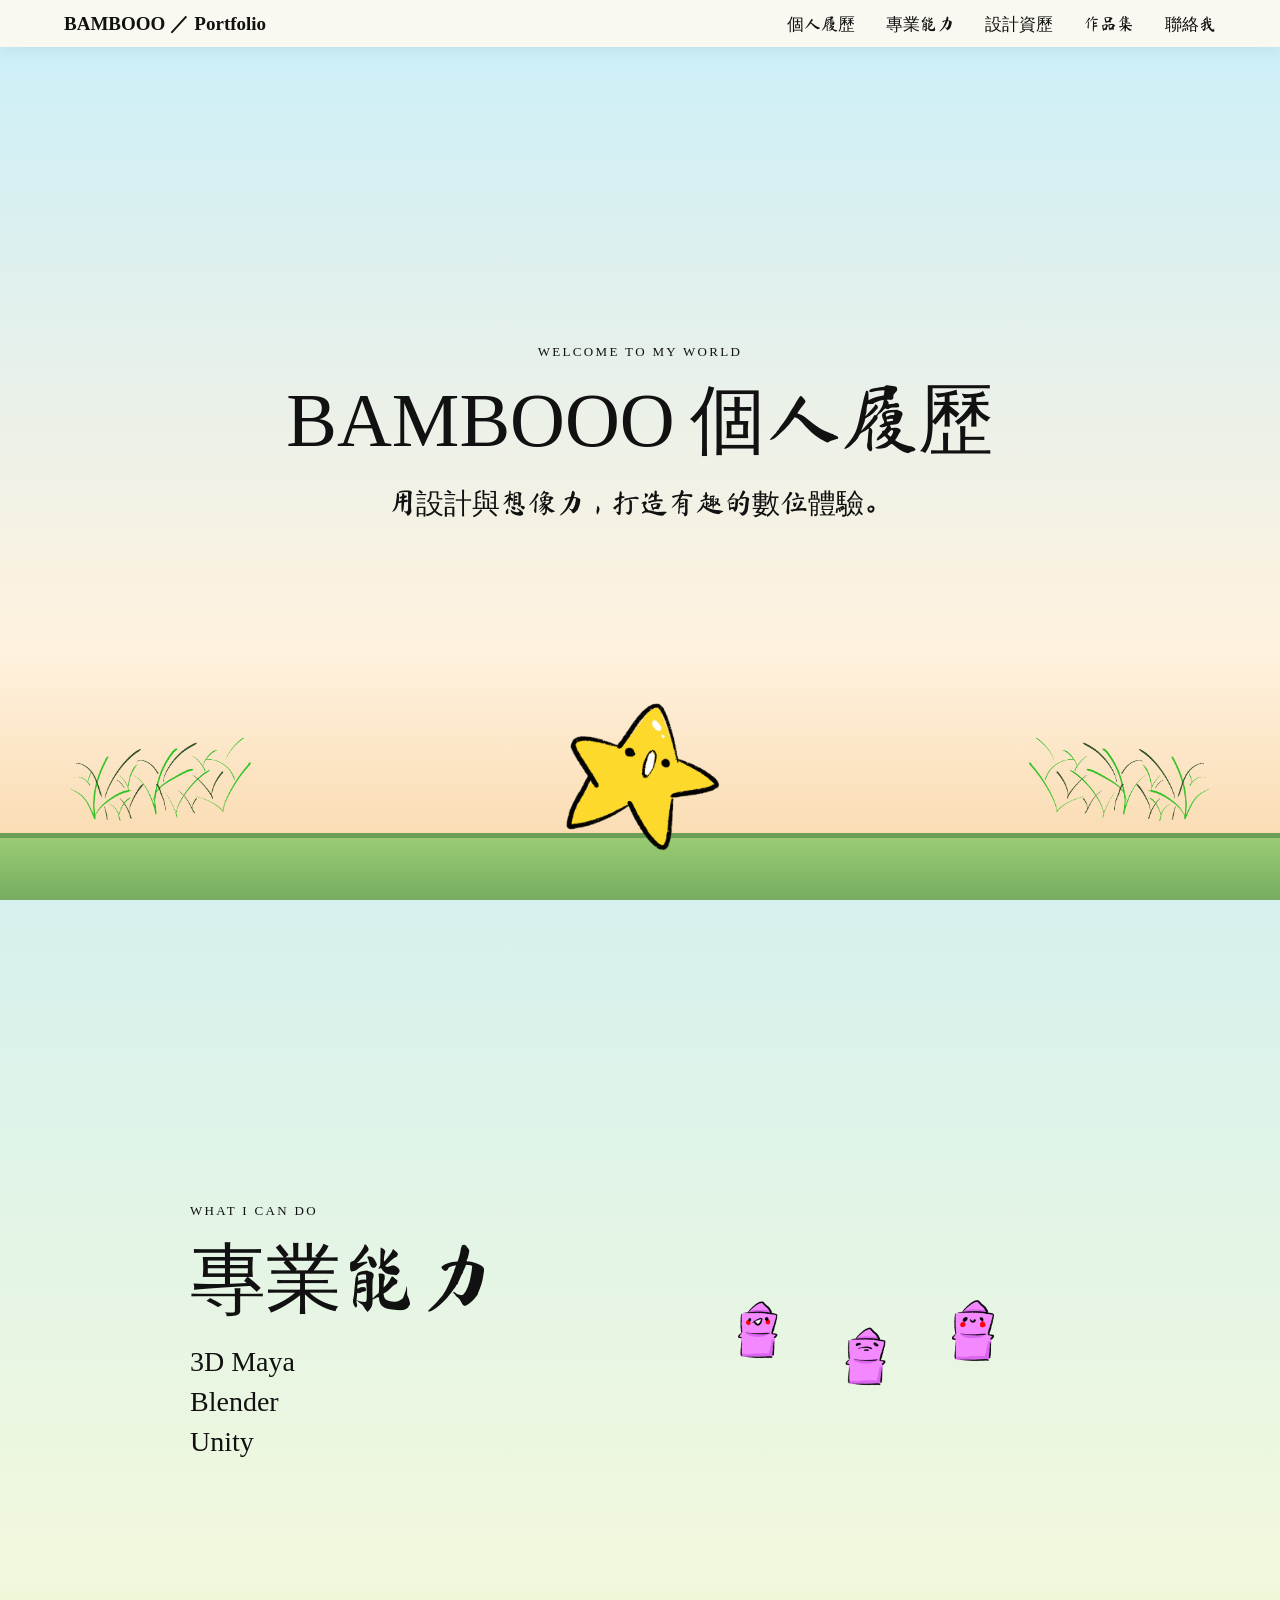
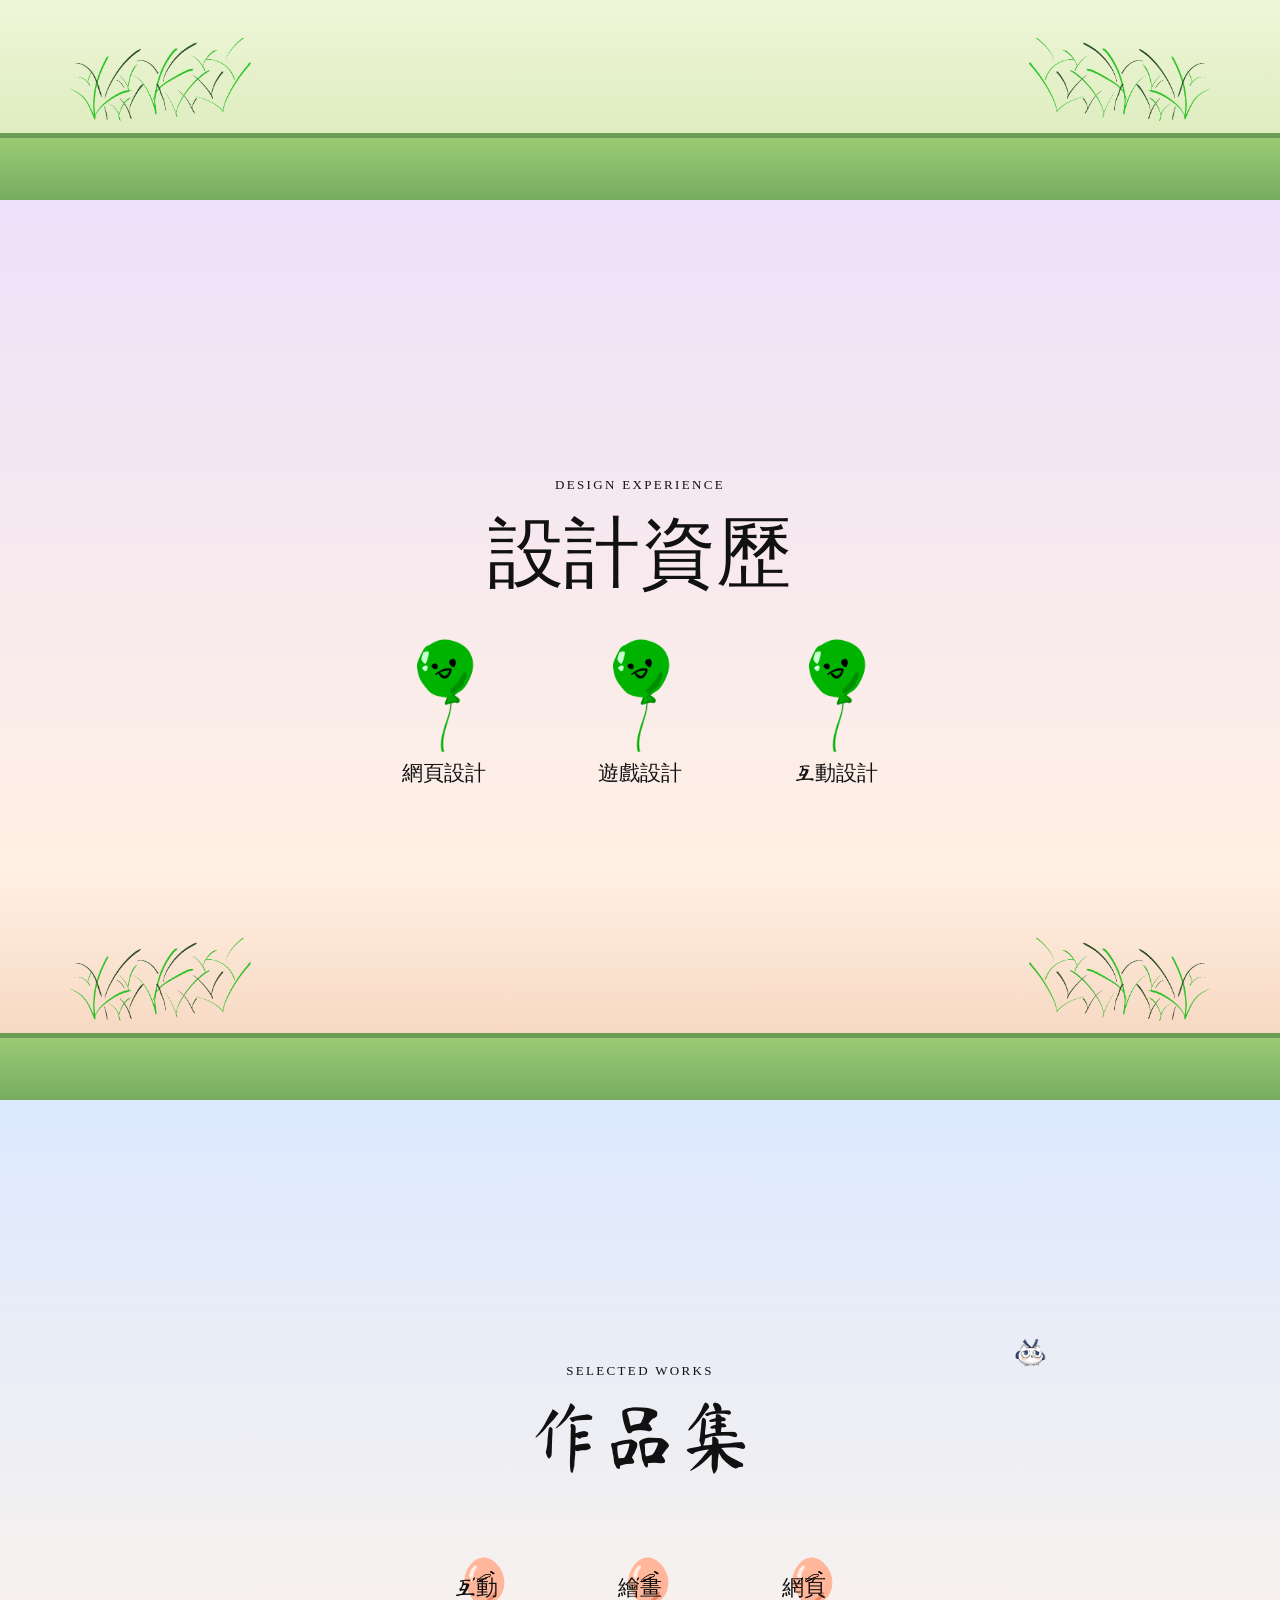
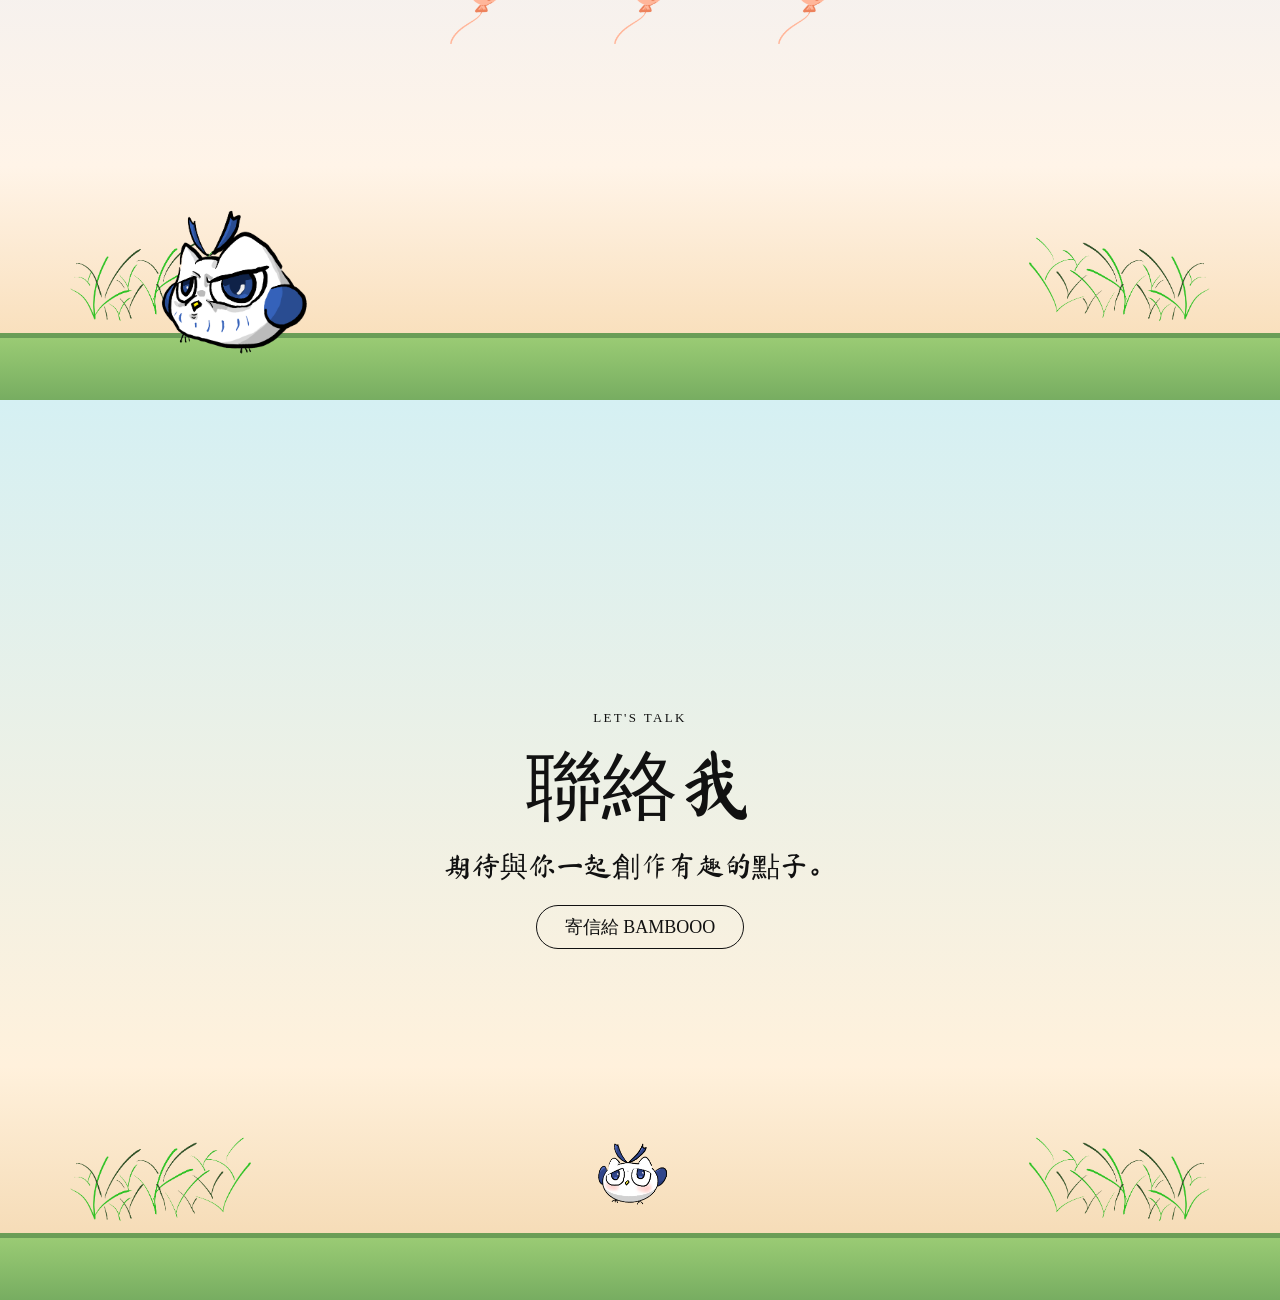
<file: index.htm>
<!doctype html>
<html lang="zh-Hant">
<head>
	<meta charset="utf-8">
	<meta name="viewport" content="width=device-width, initial-scale=1">
	<title>BAMBOOO 帝國履歷</title>
	<link rel="preconnect" href="https://fonts.googleapis.com">
	<link rel="preconnect" href="https://fonts.gstatic.com" crossorigin>
	<link href="https://fonts.googleapis.com/css2?family=Ma+Shan+Zheng&display=swap" rel="stylesheet">
	<link href="reset.css" rel="stylesheet">
	<link href="style.css" rel="stylesheet">
</head>
<body>
	<header class="site-header">
		<a class="brand" href="#resume">BAMBOOO<span>／</span>Portfolio</a>
		<nav aria-label="主要導覽">
			<a href="#resume">個人履歷</a>
			<a href="#skills">專業能力</a>
			<a href="#experience">設計資歷</a>
			<a href="#portfolio">作品集</a>
			<a href="#contact">聯絡我</a>
		</nav>
	</header>

	<main>
		<section class="scene scene-resume" id="resume" aria-labelledby="resume-title">
			<img class="cave cave-left" src="image/Cave.png" alt="">
			<img class="cave cave-right" src="image/Cave.png" alt="">
			<div class="section-content">
				<p class="eyebrow">WELCOME TO MY WORLD</p>
				<h1 id="resume-title"><span class="roman">BAMBOOO</span> 個人履歷</h1>
				<p class="lead">用設計與想像力，打造有趣的數位體驗。</p>
			</div>
			<img class="pig scene-bottom" src="image/Pig1.png" alt="">
			<div class="ground" aria-hidden="true"></div>
		</section>

		<section class="scene scene-skills" id="skills" aria-labelledby="skills-title">
			<img class="cave cave-left" src="image/Cave.png" alt="">
			<img class="cave cave-right" src="image/Cave.png" alt="">
			<div class="section-content skills-layout">
				<div>
					<p class="eyebrow">WHAT I CAN DO</p>
					<h2 id="skills-title">專業能力</h2>
					<ul class="skill-list">
						<li>3D Maya</li>
						<li>Blender</li>
						<li>Unity</li>
					</ul>
				</div>
				<div class="bats" aria-hidden="true">
					<img src="image/Bat1.png" alt="">
					<img src="image/Bat2.png" alt="">
					<img src="image/Bat3.png" alt="">
				</div>
			</div>
			<div class="ground" aria-hidden="true"></div>
		</section>

		<section class="scene scene-experience" id="experience" aria-labelledby="experience-title">
			<img class="cave cave-left" src="image/Cave.png" alt="">
			<img class="cave cave-right" src="image/Cave.png" alt="">
			<div class="section-content">
				<p class="eyebrow">DESIGN EXPERIENCE</p>
				<h2 id="experience-title">設計資歷</h2>
				<div class="experience-links">
					<a class="fly-pig" href="https://neo-0402.github.io/cat/">
						<img src="image/FlyPig.png" alt="">
						<span>網頁設計</span>
					</a>
					<div class="fly-pig">
						<img src="image/FlyPig.png" alt="">
						<span>遊戲設計</span>
					</div>
					<div class="fly-pig">
						<img src="image/FlyPig.png" alt="">
						<span>互動設計</span>
					</div>
				</div>
			</div>
			<div class="ground" aria-hidden="true"></div>
		</section>

		<section class="scene scene-portfolio" id="portfolio" aria-labelledby="portfolio-title">
			<img class="cave cave-left" src="image/Cave.png" alt="">
			<img class="cave cave-right" src="image/Cave.png" alt="">
			<div class="section-content">
				<p class="eyebrow">SELECTED WORKS</p>
				<h2 id="portfolio-title">作品集</h2>
				<div class="portfolio-items">
					<a class="balloon" href="#portfolio"><img src="image/Balloon.png" alt=""><span>互動</span></a>
					<a class="balloon" href="#portfolio"><img src="image/Balloon.png" alt=""><span>繪畫</span></a>
					<a class="balloon" href="#portfolio"><img src="image/Balloon.png" alt=""><span>網頁</span></a>
				</div>
			</div>
			<img class="dinosaur scene-bottom" src="image/Dinosaur.png" alt="恐龍">
			<img class="bird" src="image/Bird1.png" alt="">
			<div class="ground" aria-hidden="true"></div>
		</section>

		<section class="scene scene-contact" id="contact" aria-labelledby="contact-title">
			<img class="cave cave-left" src="image/Cave.png" alt="">
			<img class="cave cave-right" src="image/Cave.png" alt="">
			<div class="section-content">
				<p class="eyebrow">LET'S TALK</p>
				<h2 id="contact-title">聯絡我</h2>
				<p class="lead">期待與你一起創作有趣的點子。</p>
				<a class="contact-link" href="mailto:tonykao@stust.edu.tw?subject=請輸入標題&amp;body=請輸入內容">寄信給 BAMBOOO</a>
			</div>
			<img class="giraffe scene-bottom" src="image/Giraffe.png" alt="長頸鹿">
			<div class="ground" aria-hidden="true"></div>
		</section>
	</main>
</body>
</html>
</file>
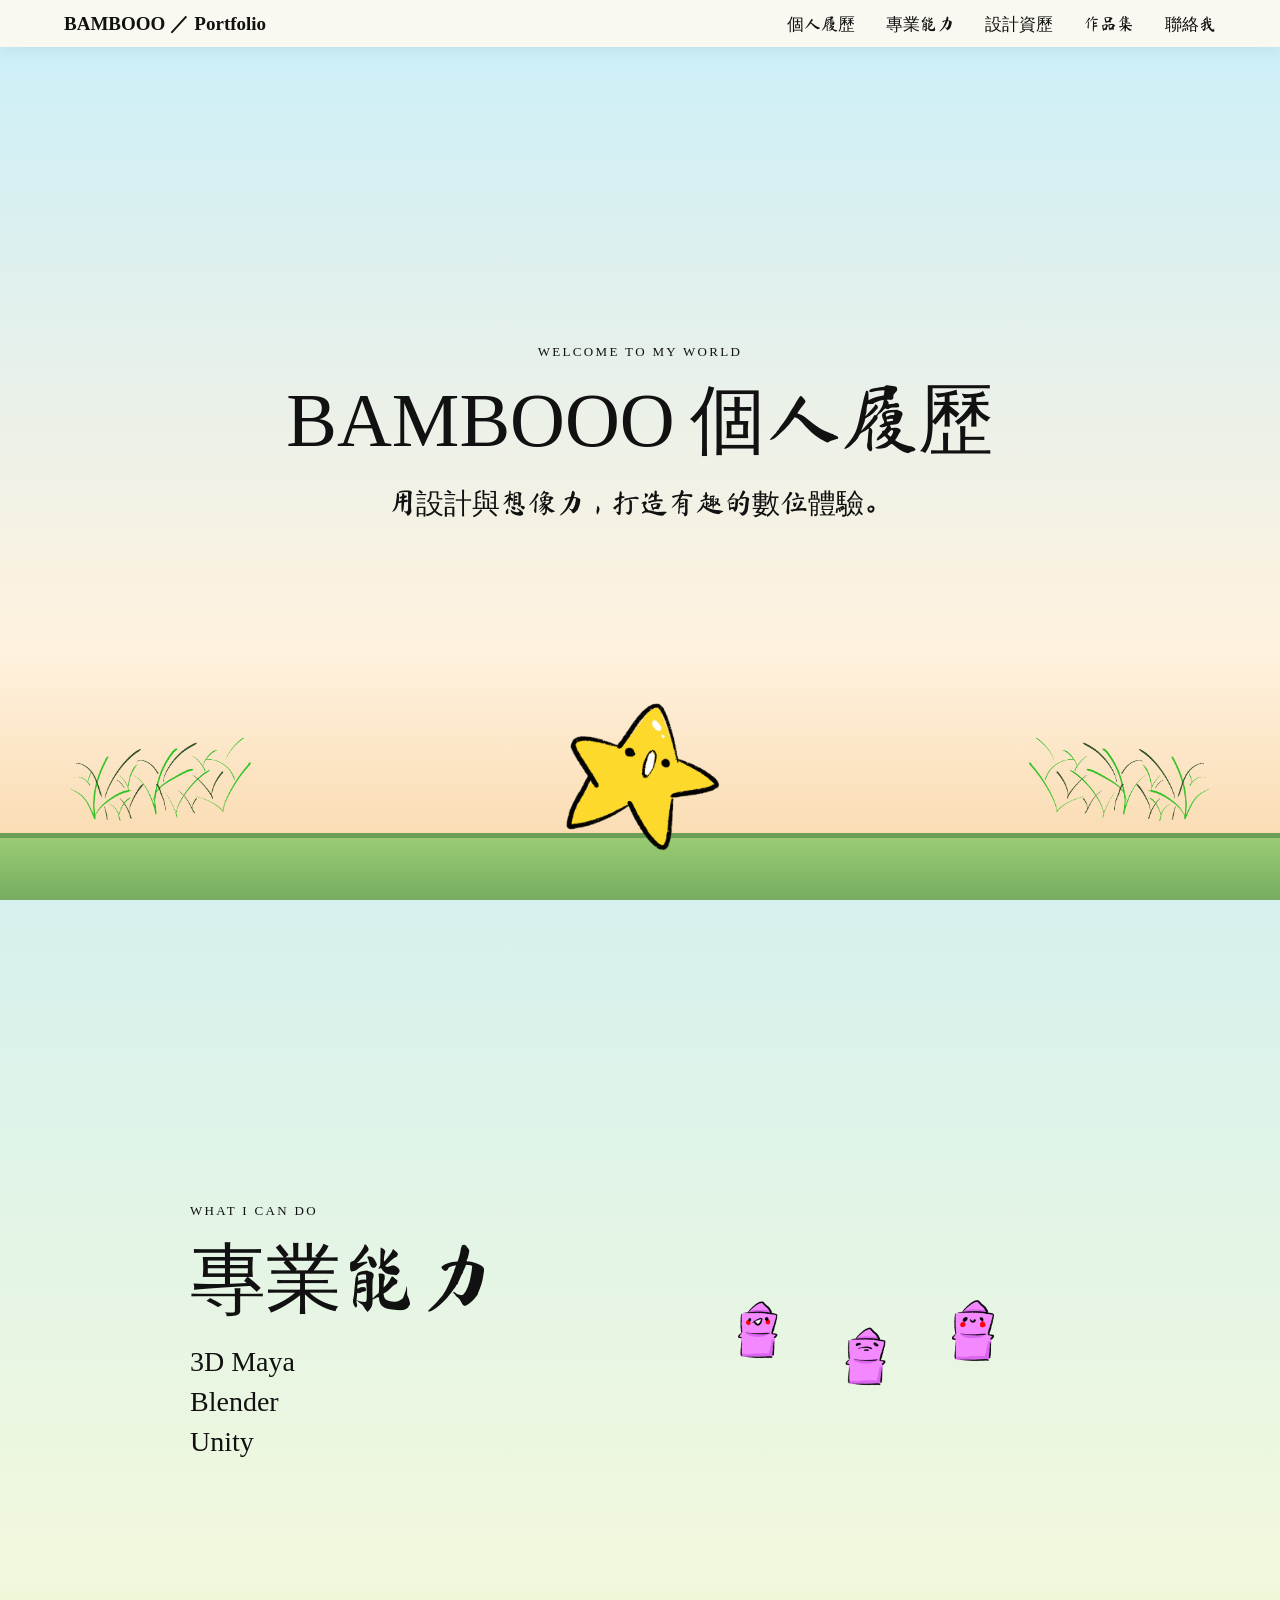
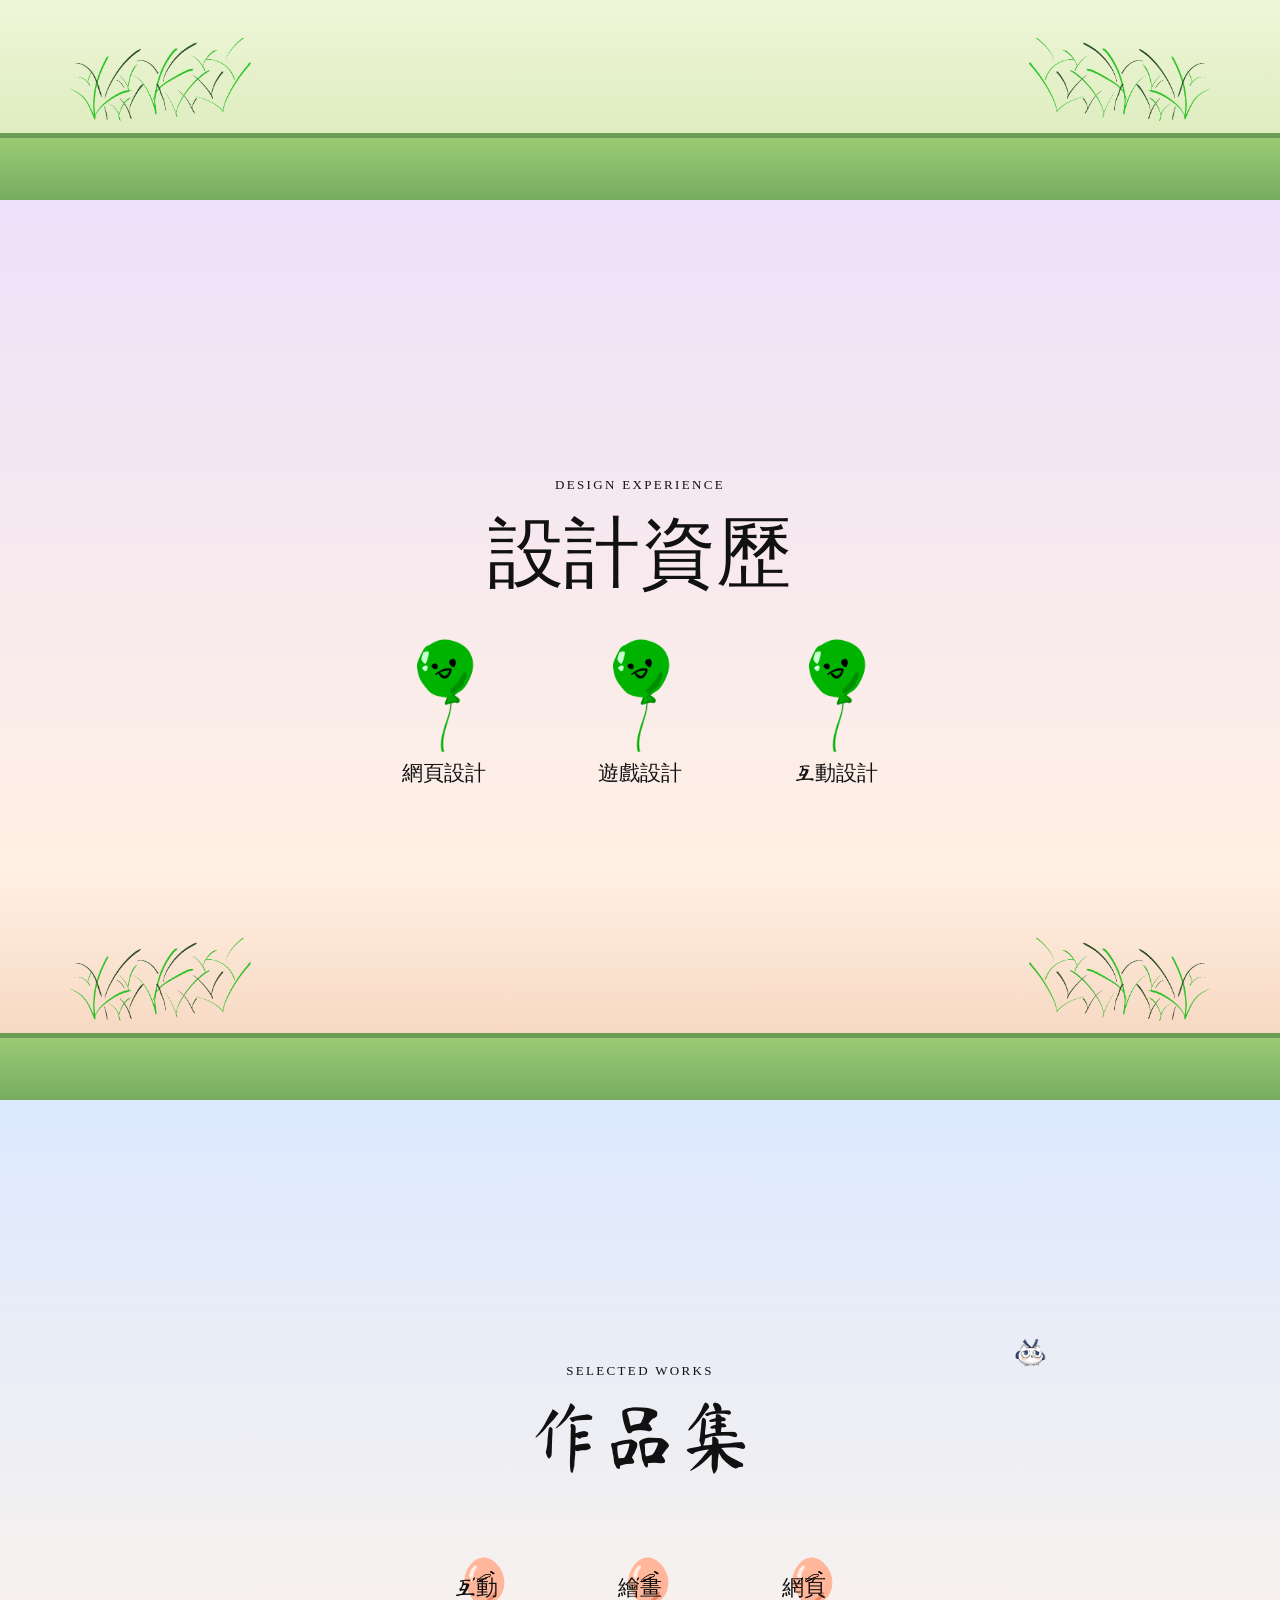
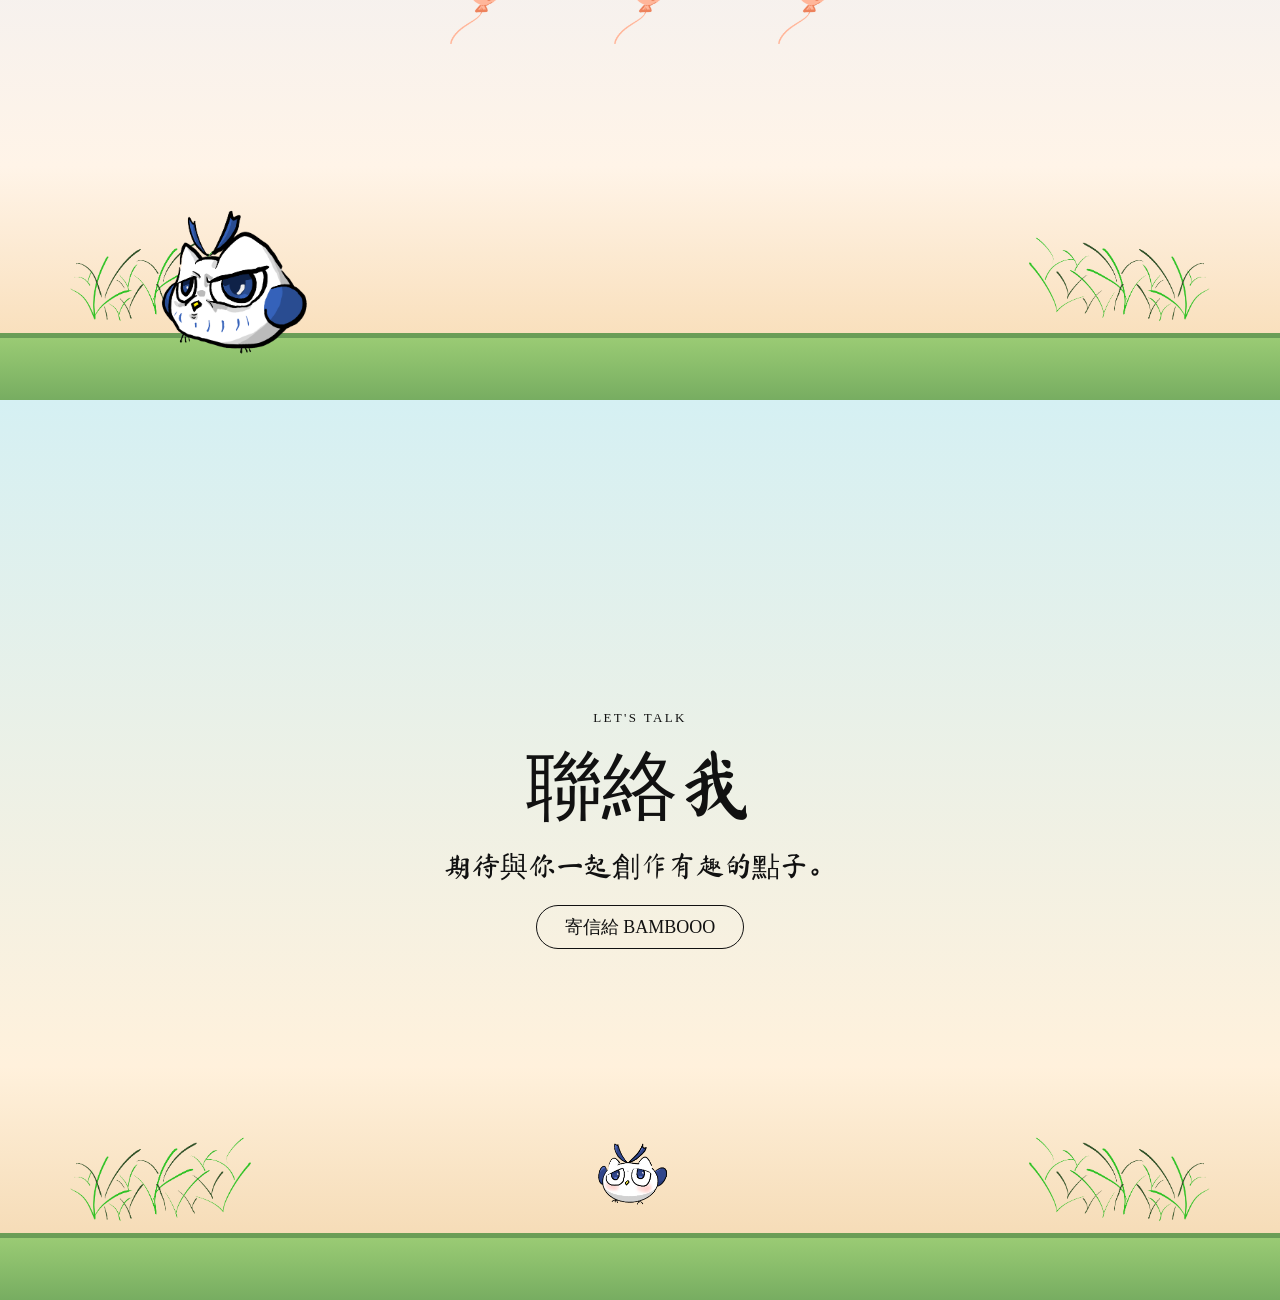
<file: index copy.htm>
﻿<!doctype html>
<html lang="zh-Hant">
<head>
	<meta charset="utf-8">
	<meta name="viewport" content="width=device-width, initial-scale=1">
	<title>BAMBOOO 帝國履歷</title>
	<link rel="preconnect" href="https://fonts.googleapis.com">
	<link rel="preconnect" href="https://fonts.gstatic.com" crossorigin>
	<link href="https://fonts.googleapis.com/css2?family=Ma+Shan+Zheng&display=swap" rel="stylesheet">
	<link href="reset.css" rel="stylesheet">
	<link href="style.css" rel="stylesheet">
</head>
<body>
	<header class="site-header">
		<a class="brand" href="#resume">BAMBOOO<span>／</span>Portfolio</a>
		<nav aria-label="主要導覽">
			<a href="#resume">個人履歷</a>
			<a href="#skills">專業能力</a>
			<a href="#experience">設計資歷</a>
			<a href="#portfolio">作品集</a>
			<a href="#contact">聯絡我</a>
		</nav>
	</header>

	<main>
		<section class="scene scene-resume" id="resume" aria-labelledby="resume-title">
			<img class="cave cave-left" src="image/Cave.png" alt="">
			<img class="cave cave-right" src="image/Cave.png" alt="">
			<div class="section-content">
				<p class="eyebrow">WELCOME TO MY WORLD</p>
				<h1 id="resume-title"><span class="roman">BAMBOOO</span> 個人履歷</h1>
				<p class="lead">用設計與想像力，打造有趣的數位體驗。</p>
			</div>
			<img class="pig scene-bottom" src="image/Pig1.png" alt="">
			<div class="ground" aria-hidden="true"></div>
		</section>

		<section class="scene scene-skills" id="skills" aria-labelledby="skills-title">
			<img class="cave cave-left" src="image/Cave.png" alt="">
			<img class="cave cave-right" src="image/Cave.png" alt="">
			<div class="section-content skills-layout">
				<div>
					<p class="eyebrow">WHAT I CAN DO</p>
					<h2 id="skills-title">專業能力</h2>
					<ul class="skill-list">
						<li>3D Maya</li>
						<li>Blender</li>
						<li>Unity</li>
					</ul>
				</div>
				<div class="bats" aria-hidden="true">
					<img src="image/Bat1.png" alt="">
					<img src="image/Bat2.png" alt="">
					<img src="image/Bat3.png" alt="">
				</div>
			</div>
			<div class="ground" aria-hidden="true"></div>
		</section>

		<section class="scene scene-experience" id="experience" aria-labelledby="experience-title">
			<img class="cave cave-left" src="image/Cave.png" alt="">
			<img class="cave cave-right" src="image/Cave.png" alt="">
			<div class="section-content">
				<p class="eyebrow">DESIGN EXPERIENCE</p>
				<h2 id="experience-title">設計資歷</h2>
				<div class="experience-links">
					<a class="fly-pig" href="https://neo-0402.github.io/cat/">
						<img src="image/FlyPig.png" alt="">
						<span>網頁設計</span>
					</a>
					<div class="fly-pig">
						<img src="image/FlyPig.png" alt="">
						<span>遊戲設計</span>
					</div>
					<div class="fly-pig">
						<img src="image/FlyPig.png" alt="">
						<span>互動設計</span>
					</div>
				</div>
			</div>
			<div class="ground" aria-hidden="true"></div>
		</section>

		<section class="scene scene-portfolio" id="portfolio" aria-labelledby="portfolio-title">
			<img class="cave cave-left" src="image/Cave.png" alt="">
			<img class="cave cave-right" src="image/Cave.png" alt="">
			<div class="section-content">
				<p class="eyebrow">SELECTED WORKS</p>
				<h2 id="portfolio-title">作品集</h2>
				<div class="portfolio-items">
					<a class="balloon" href="#portfolio"><img src="image/Balloon.png" alt=""><span>互動</span></a>
					<a class="balloon" href="#portfolio"><img src="image/Balloon.png" alt=""><span>繪畫</span></a>
					<a class="balloon" href="#portfolio"><img src="image/Balloon.png" alt=""><span>網頁</span></a>
				</div>
			</div>
			<img class="dinosaur scene-bottom" src="image/Dinosaur.png" alt="恐龍">
			<img class="bird" src="image/Bird1.png" alt="">
			<div class="ground" aria-hidden="true"></div>
		</section>

		<section class="scene scene-contact" id="contact" aria-labelledby="contact-title">
			<img class="cave cave-left" src="image/Cave.png" alt="">
			<img class="cave cave-right" src="image/Cave.png" alt="">
			<div class="section-content">
				<p class="eyebrow">LET'S TALK</p>
				<h2 id="contact-title">聯絡我</h2>
				<p class="lead">期待與你一起創作有趣的點子。</p>
				<a class="contact-link" href="mailto:tonykao@stust.edu.tw?subject=請輸入標題&amp;body=請輸入內容">寄信給 BAMBOOO</a>
			</div>
			<img class="giraffe scene-bottom" src="image/Giraffe.png" alt="長頸鹿">
			<div class="ground" aria-hidden="true"></div>
		</section>
	</main>
</body>
</html>
</file>
<file: style.css>
:root {
	--ink: #111;
	--paper: #fffaf0;
}

html {
	scroll-behavior: smooth;
	scroll-snap-type: y proximity;
}

body {
	margin: 0;
	color: var(--ink);
	background: var(--paper);
	font-family: "Ma Shan Zheng", "KaiTi", "STKaiti", serif;
}

a {
	color: inherit;
}

.site-header {
	position: fixed;
	inset: 0 0 auto;
	z-index: 10;
	display: flex;
	align-items: center;
	justify-content: space-between;
	gap: 24px;
	padding: 14px clamp(20px, 5vw, 72px);
	background: rgba(255, 250, 240, 0.9);
	box-shadow: 0 2px 14px rgba(37, 48, 65, 0.08);
	backdrop-filter: blur(10px);
}

.site-header a,
.eyebrow,
.brand,
.skill-list,
.contact-link {
	font-family: Georgia, "Times New Roman", serif;
}

.roman {
	font-family: Georgia, "Times New Roman", serif;
}

.brand {
	font-size: 19px;
	font-weight: bold;
	text-decoration: none;
	white-space: nowrap;
}

.brand span {
	padding: 0 5px;
}

.site-header nav {
	display: flex;
	flex-wrap: wrap;
	justify-content: flex-end;
	gap: clamp(12px, 2.4vw, 34px);
}

.site-header nav a {
	font-family: "Ma Shan Zheng", "KaiTi", "STKaiti", serif;
	font-size: 17px;
	text-decoration: none;
	white-space: nowrap;
}

.site-header nav a:hover,
.contact-link:hover {
	text-decoration: underline;
	text-underline-offset: 5px;
}

.scene {
	position: relative;
	display: grid;
	min-height: 100vh;
	min-height: 100svh;
	box-sizing: border-box;
	place-items: center;
	overflow: hidden;
	padding: 110px 24px 150px;
	scroll-snap-align: start;
	isolation: isolate;
}

.scene-resume {
	background: linear-gradient(180deg, #c8eff9 0%, #fff2df 72%, #f8d5a5 100%);
}

.scene-skills {
	background: linear-gradient(180deg, #d6f1ee 0%, #f1f8dd 75%, #d7e8b3 100%);
}

.scene-experience {
	background: linear-gradient(180deg, #eee1fa 0%, #fff0e4 74%, #f4d0b6 100%);
}

.scene-portfolio {
	background: linear-gradient(180deg, #dce9ff 0%, #fff4e8 74%, #f7d8ac 100%);
}

.scene-contact {
	background: linear-gradient(180deg, #d5f0f3 0%, #fff1dc 74%, #f2d4a9 100%);
}

.section-content {
	position: relative;
	z-index: 2;
	width: min(100%, 900px);
	text-align: center;
}

.section-content h1,
.section-content h2,
.lead {
	margin: 0;
	font-weight: normal;
}

.section-content h1,
.section-content h2 {
	font-size: clamp(42px, 7vw, 76px);
	line-height: 1.25;
}

.eyebrow {
	margin: 0 0 12px;
	font-size: 13px;
	letter-spacing: 0.18em;
}

.lead {
	margin-top: 20px;
	font-size: clamp(20px, 3vw, 28px);
}

.cave {
	position: absolute;
	z-index: 0;
	bottom: 42px;
	width: clamp(100px, 16vw, 220px);
	height: clamp(100px, 16vw, 220px);
	object-fit: contain;
	opacity: 0.82;
	pointer-events: none;
}

.cave-left {
	left: clamp(10px, 4vw, 64px);
}

.cave-right {
	right: clamp(10px, 4vw, 64px);
	transform: scaleX(-1);
}

.ground {
	position: absolute;
	z-index: 1;
	right: 0;
	bottom: 0;
	left: 0;
	height: 62px;
	background: linear-gradient(180deg, #9acb74 0%, #77ad61 100%);
	border-top: 5px solid rgba(51, 91, 48, 0.2);
}

.scene-bottom {
	position: absolute;
	z-index: 2;
	bottom: 28px;
	object-fit: contain;
	pointer-events: none;
}

.pig {
	left: 50%;
	width: 236px;
	height: 193px;
	transform: translateX(-50%);
}

.skills-layout {
	display: grid;
	grid-template-columns: 1fr 1fr;
	align-items: center;
	text-align: left;
}

.skill-list {
	display: flex;
	flex-direction: column;
	gap: 12px;
	margin: 24px 0 0;
	padding: 0;
	list-style: none;
	font-size: clamp(20px, 2.6vw, 28px);
}

.bats {
	display: flex;
	align-items: center;
	justify-content: center;
	gap: 12px;
}

.bats img {
	width: 94px;
	height: 95px;
	object-fit: contain;
}

.bats img:nth-child(2) {
	margin-top: 54px;
}

.experience-links {
	display: flex;
	align-items: flex-end;
	justify-content: center;
	gap: clamp(20px, 6vw, 76px);
	margin-top: 36px;
}

.fly-pig {
	display: flex;
	width: 120px;
	flex-direction: column;
	align-items: center;
	gap: 8px;
	font-size: 21px;
	text-decoration: none;
}

.fly-pig img {
	display: block;
	width: 120px;
	height: 120px;
	object-fit: contain;
}

.portfolio-items {
	display: flex;
	align-items: flex-start;
	justify-content: center;
	gap: clamp(20px, 6vw, 72px);
	margin-top: 22px;
}

.balloon {
	position: relative;
	display: grid;
	width: 92px;
	height: 190px;
	place-items: center;
	text-decoration: none;
}

.balloon img {
	position: absolute;
	inset: 0;
	width: 100%;
	height: 100%;
	object-fit: contain;
}

.balloon span {
	position: relative;
	z-index: 1;
	margin-top: -28px;
	font-size: 22px;
}

.dinosaur {
	left: clamp(8px, 8vw, 120px);
	width: 217px;
	height: 183px;
}

.bird {
	position: absolute;
	z-index: 2;
	top: 25%;
	right: 16%;
	width: 70px;
	height: 58px;
	object-fit: contain;
}

.contact-link {
	display: inline-block;
	margin-top: 26px;
	padding: 12px 28px;
	border: 1px solid var(--ink);
	border-radius: 999px;
	font-size: 18px;
	text-decoration: none;
}

.giraffe {
	right: 50%;
	width: 157px;
	height: 190px;
	transform: translateX(50%);
}

@media (max-width: 640px) {
	.site-header {
		align-items: flex-start;
		flex-direction: column;
		gap: 8px;
		padding: 10px 16px;
	}

	.site-header nav {
		width: 100%;
		justify-content: space-between;
		gap: 8px;
	}

	.site-header nav a {
		font-size: 15px;
	}

	.scene {
		padding: 135px 20px 145px;
	}

	.cave {
		bottom: 34px;
		width: 92px;
		height: 92px;
	}

	.skills-layout {
		grid-template-columns: 1fr;
		gap: 18px;
		text-align: left;
	}

	.skill-list {
		flex-direction: column;
		align-items: flex-start;
		gap: 8px;
		font-size: 18px;
	}

	.skills-layout > div {
		justify-self: center;
	}

	.bats img {
		width: 68px;
		height: 70px;
	}

	.experience-links,
	.portfolio-items {
		gap: 8px;
	}

	.fly-pig,
	.fly-pig img {
		width: 92px;
	}

	.fly-pig img {
		height: 92px;
	}

	.balloon {
		width: 70px;
		height: 150px;
	}

	.balloon span {
		font-size: 18px;
	}

	.dinosaur {
		width: 145px;
		height: 123px;
	}

	.bird {
		top: 21%;
		right: 12%;
		width: 58px;
		height: 48px;
	}
}
</file>
